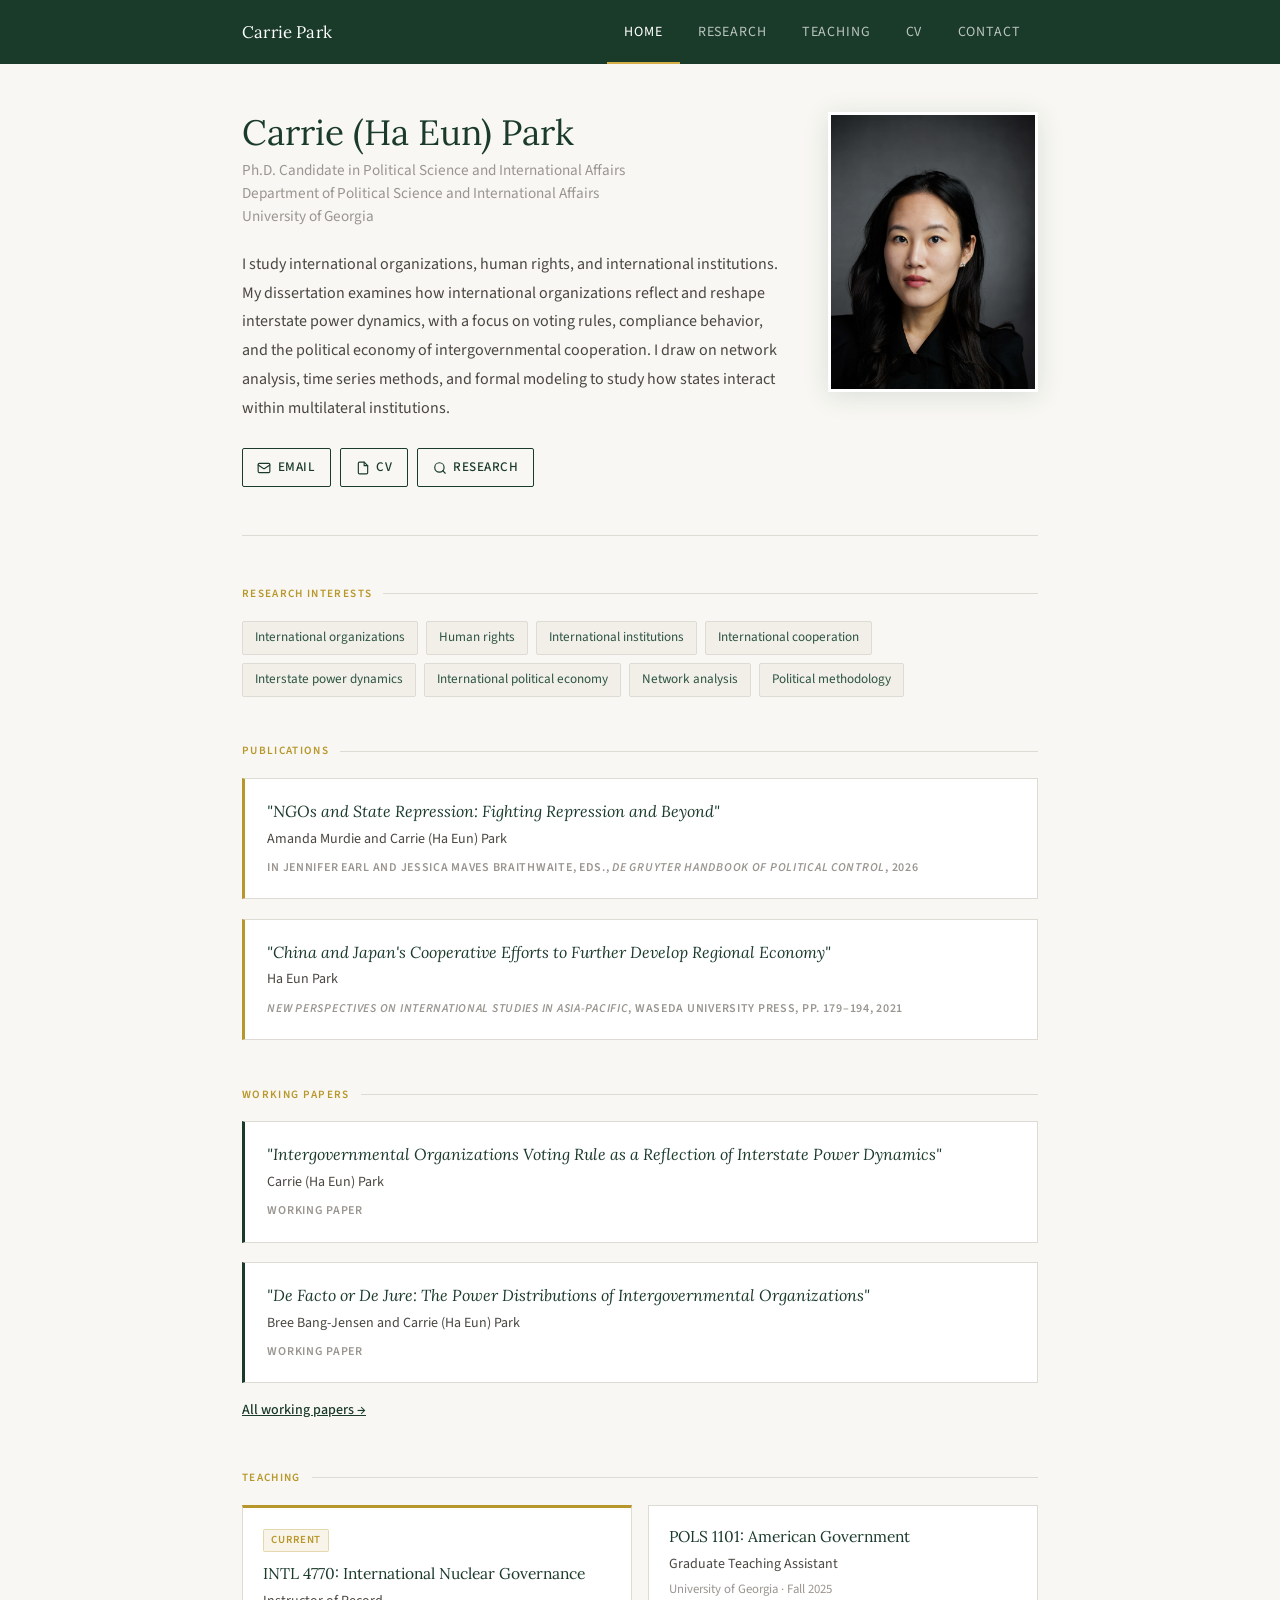
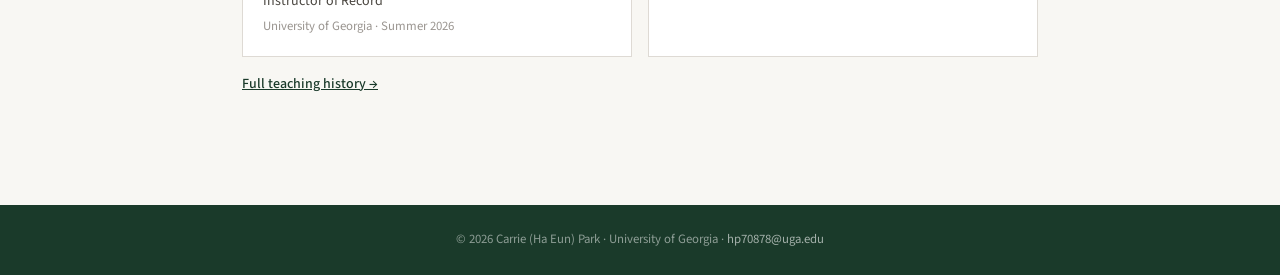
<file: index.html>
<!DOCTYPE html>
<html lang="en">
<head>
  <meta charset="UTF-8">
  <meta name="viewport" content="width=device-width, initial-scale=1.0">
  <title>Carrie (Ha Eun) Park | Political Science, University of Georgia</title>
  <meta name="description" content="Carrie (Ha Eun) Park, Ph.D. Candidate in Political Science and International Affairs at the University of Georgia. Research on international organizations, human rights, and international institutions.">
  <meta name="author" content="Carrie (Ha Eun) Park">
  <link rel="canonical" href="https://carriehp.github.io/">

  <!-- PASTE YOUR GOOGLE SEARCH CONSOLE VERIFICATION TAG ON THE LINE BELOW -->

  <meta property="og:title" content="Carrie (Ha Eun) Park">
  <meta property="og:description" content="Ph.D. Candidate in Political Science and International Affairs, University of Georgia. Research in international organizations, human rights, and international institutions.">
  <meta property="og:url" content="https://carriehp.github.io/">
  <meta property="og:type" content="profile">
  <meta property="og:image" content="https://carriehp.github.io/images/Park_Headshot_2026.jpg">

  <script type="application/ld+json">
  {
    "@context": "https://schema.org",
    "@type": "Person",
    "name": "Carrie (Ha Eun) Park",
    "alternateName": ["Carrie Park", "Ha Eun Park", "Carrie Ha Eun Park"],
    "url": "https://carriehp.github.io/",
    "image": "https://carriehp.github.io/images/Park_Headshot_2026.jpg",
    "email": "mailto:hp70878@uga.edu",
    "jobTitle": "Ph.D. Candidate in Political Science and International Affairs",
    "affiliation": {
      "@type": "CollegeOrUniversity",
      "name": "University of Georgia",
      "url": "https://www.uga.edu/"
    },
    "knowsAbout": ["International organizations", "Human rights", "International institutions", "International political economy", "Network analysis", "Political methodology"]
  }
  </script>

  <link rel="icon" type="image/png" href="favicon.png">
  <link rel="stylesheet" href="styles.css">
</head>
<body>

<nav>
  <div class="nav-inner">
    <a href="index.html" class="nav-name">Carrie Park</a>
    <ul class="nav-links">
      <li><a href="index.html" class="active">Home</a></li>
      <li><a href="research.html">Research</a></li>
      <li><a href="teaching.html">Teaching</a></li>
      <li><a href="cv.html">CV</a></li>
      <li><a href="mailto:hp70878@uga.edu">Contact</a></li>
    </ul>
  </div>
</nav>

<main class="page">

  <!-- HERO -->
  <div class="hero">
    <div class="hero-text-col">
      <h1 class="hero-name">Carrie (Ha Eun) Park</h1>
      <p class="hero-title">
        Ph.D. Candidate in Political Science and International Affairs<br>
        Department of Political Science and International Affairs<br>
        University of Georgia
      </p>
      <p class="hero-bio">
        I study international organizations, human rights, and international institutions.
        My dissertation examines how international organizations reflect and reshape
        interstate power dynamics, with a focus on voting rules, compliance behavior,
        and the political economy of intergovernmental cooperation. I draw on network
        analysis, time series methods, and formal modeling to study how states interact
        within multilateral institutions.
      </p>
      <div class="hero-links">
        <a href="mailto:hp70878@uga.edu" class="hero-link">
          <svg xmlns="http://www.w3.org/2000/svg" viewBox="0 0 24 24" fill="none" stroke="currentColor" stroke-width="2" stroke-linecap="round" stroke-linejoin="round"><rect x="2" y="4" width="20" height="16" rx="2"/><path d="m22 7-8.97 5.7a1.94 1.94 0 0 1-2.06 0L2 7"/></svg>
          Email
        </a>
        <a href="Park_CV_May_2026.pdf" class="hero-link" target="_blank">
          <svg xmlns="http://www.w3.org/2000/svg" viewBox="0 0 24 24" fill="none" stroke="currentColor" stroke-width="2" stroke-linecap="round" stroke-linejoin="round"><path d="M14 2H6a2 2 0 0 0-2 2v16a2 2 0 0 0 2 2h12a2 2 0 0 0 2-2V8z"/><polyline points="14 2 14 8 20 8"/></svg>
          CV
        </a>
        <a href="research.html" class="hero-link">
          <svg xmlns="http://www.w3.org/2000/svg" viewBox="0 0 24 24" fill="none" stroke="currentColor" stroke-width="2" stroke-linecap="round" stroke-linejoin="round"><circle cx="11" cy="11" r="8"/><line x1="21" y1="21" x2="16.65" y2="16.65"/></svg>
          Research
        </a>
      </div>
    </div>
    <div class="hero-image-col">
      <img src="images/Park_Headshot_2026.jpg" alt="Carrie Park" class="headshot">
    </div>
  </div>

  <!-- RESEARCH INTERESTS -->
  <div class="section">
    <p class="section-label">Research Interests</p>
    <div class="tags">
      <span class="tag">International organizations</span>
      <span class="tag">Human rights</span>
      <span class="tag">International institutions</span>
      <span class="tag">International cooperation</span>
      <span class="tag">Interstate power dynamics</span>
      <span class="tag">International political economy</span>
      <span class="tag">Network analysis</span>
      <span class="tag">Political methodology</span>
    </div>
  </div>

  <!-- PUBLICATIONS -->
  <div class="section">
    <p class="section-label">Publications</p>
    <div class="paper-list">

      <div class="paper-card pub">
        <p class="paper-title">"NGOs and State Repression: Fighting Repression and Beyond"</p>
        <p class="paper-authors">Amanda Murdie and Carrie (Ha Eun) Park</p>
        <div class="paper-meta">
          <span class="paper-status">In Jennifer Earl and Jessica Maves Braithwaite, eds., <em>De Gruyter Handbook of Political Control</em>, 2026</span>
        </div>
      </div>

      <div class="paper-card pub">
        <p class="paper-title">"China and Japan's Cooperative Efforts to Further Develop Regional Economy"</p>
        <p class="paper-authors">Ha Eun Park</p>
        <div class="paper-meta">
          <span class="paper-status"><em>New Perspectives on International Studies in Asia-Pacific</em>, Waseda University Press, pp. 179–194, 2021</span>
        </div>
      </div>

    </div>
  </div>

  <!-- WORKING PAPERS PREVIEW -->
  <div class="section">
    <p class="section-label">Working Papers</p>
    <div class="paper-list">

      <div class="paper-card">
        <p class="paper-title">"Intergovernmental Organizations Voting Rule as a Reflection of Interstate Power Dynamics"</p>
        <p class="paper-authors">Carrie (Ha Eun) Park</p>
        <div class="paper-meta">
          <span class="paper-status">Working paper</span>
        </div>
      </div>

      <div class="paper-card">
        <p class="paper-title">"De Facto or De Jure: The Power Distributions of Intergovernmental Organizations"</p>
        <p class="paper-authors">Bree Bang-Jensen and Carrie (Ha Eun) Park</p>
        <div class="paper-meta">
          <span class="paper-status">Working paper</span>
        </div>
      </div>

    </div>
    <p style="margin-top:1rem; font-size:0.875rem;">
      <a href="research.html" style="color:var(--forest); font-weight:500;">All working papers →</a>
    </p>
  </div>

  <!-- TEACHING PREVIEW -->
  <div class="section">
    <p class="section-label">Teaching</p>
    <div class="teaching-grid">
      <div class="teaching-card upcoming">
        <span class="teaching-badge">Current</span>
        <p class="teaching-course">INTL 4770: International Nuclear Governance</p>
        <p class="teaching-role">Instructor of Record</p>
        <p class="teaching-detail">University of Georgia · Summer 2026</p>
      </div>
      <div class="teaching-card">
        <p class="teaching-course">POLS 1101: American Government</p>
        <p class="teaching-role">Graduate Teaching Assistant</p>
        <p class="teaching-detail">University of Georgia · Fall 2025</p>
      </div>
    </div>
    <p style="margin-top:1rem; font-size:0.875rem;">
      <a href="teaching.html" style="color:var(--forest); font-weight:500;">Full teaching history →</a>
    </p>
  </div>

</main>

<footer>
  <p>© 2026 Carrie (Ha Eun) Park · University of Georgia · <a href="mailto:hp70878@uga.edu">hp70878@uga.edu</a></p>
</footer>

</body>
</html>
</file>
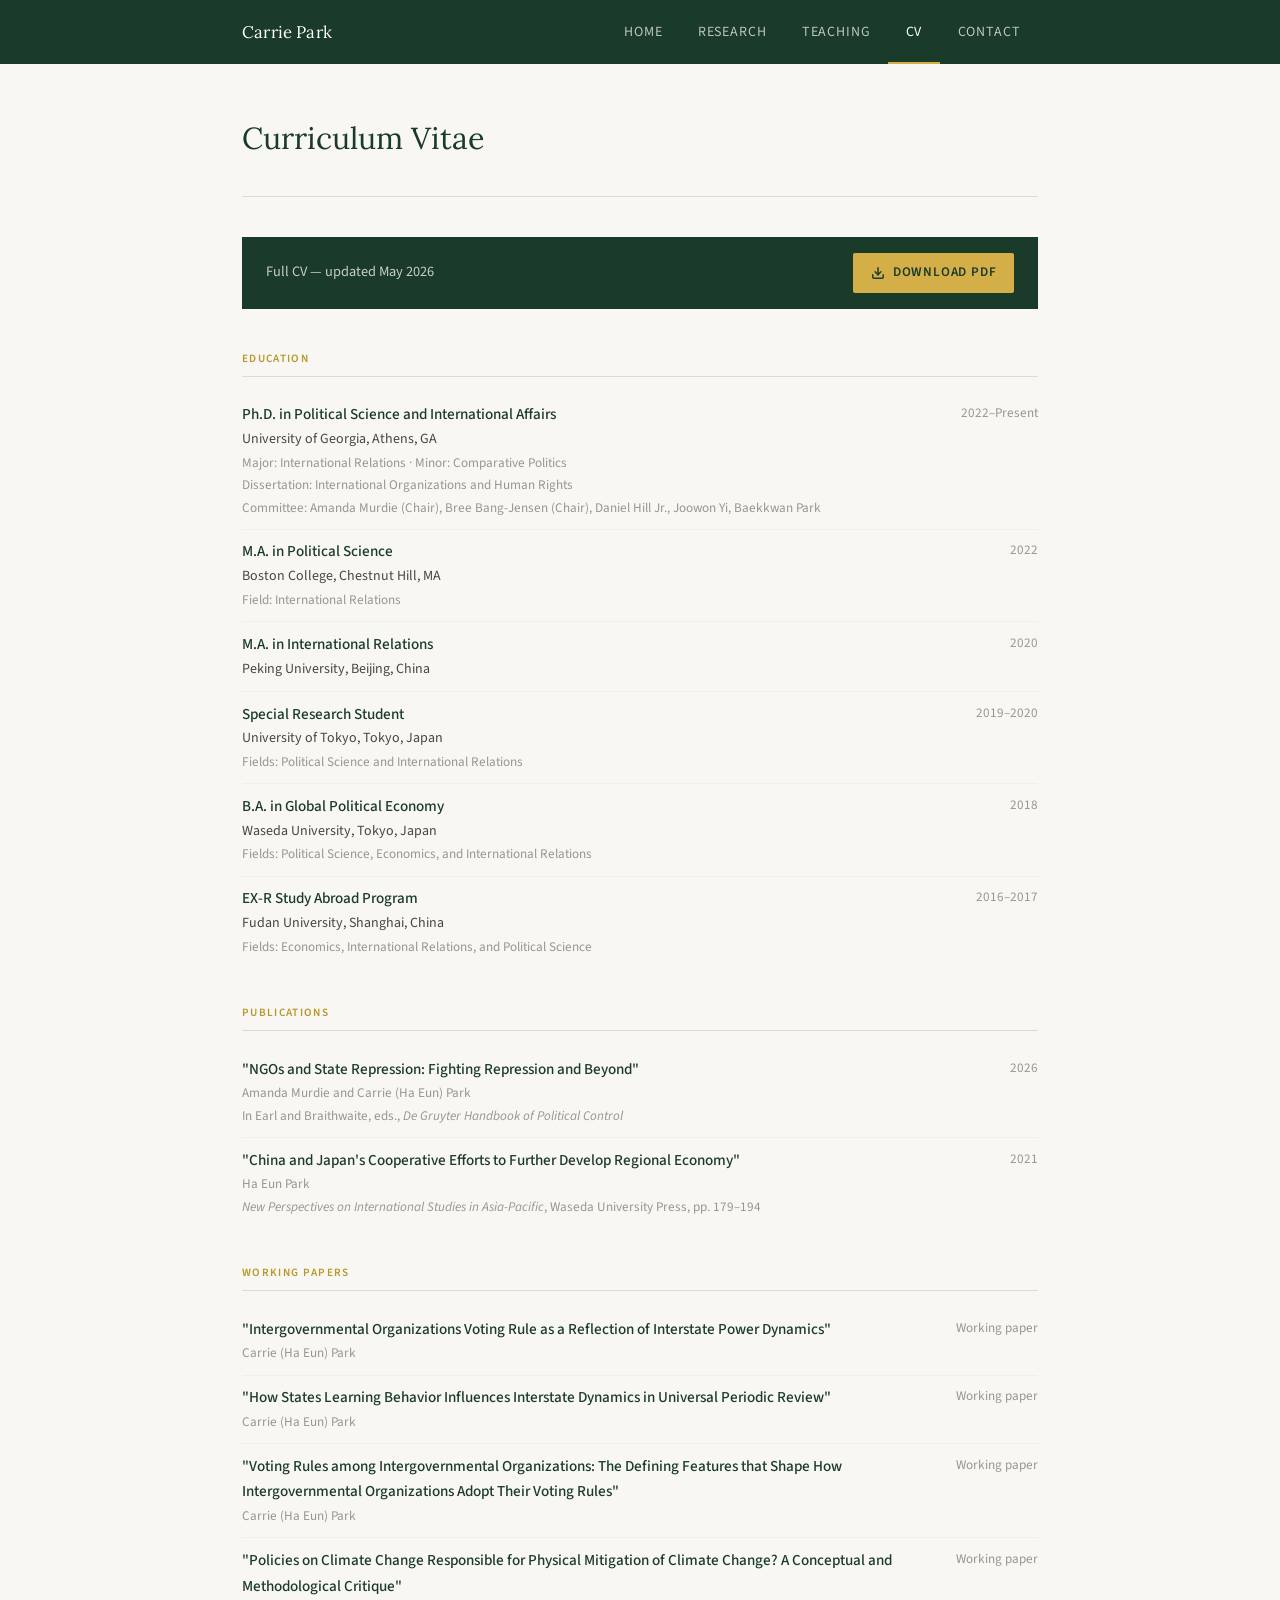
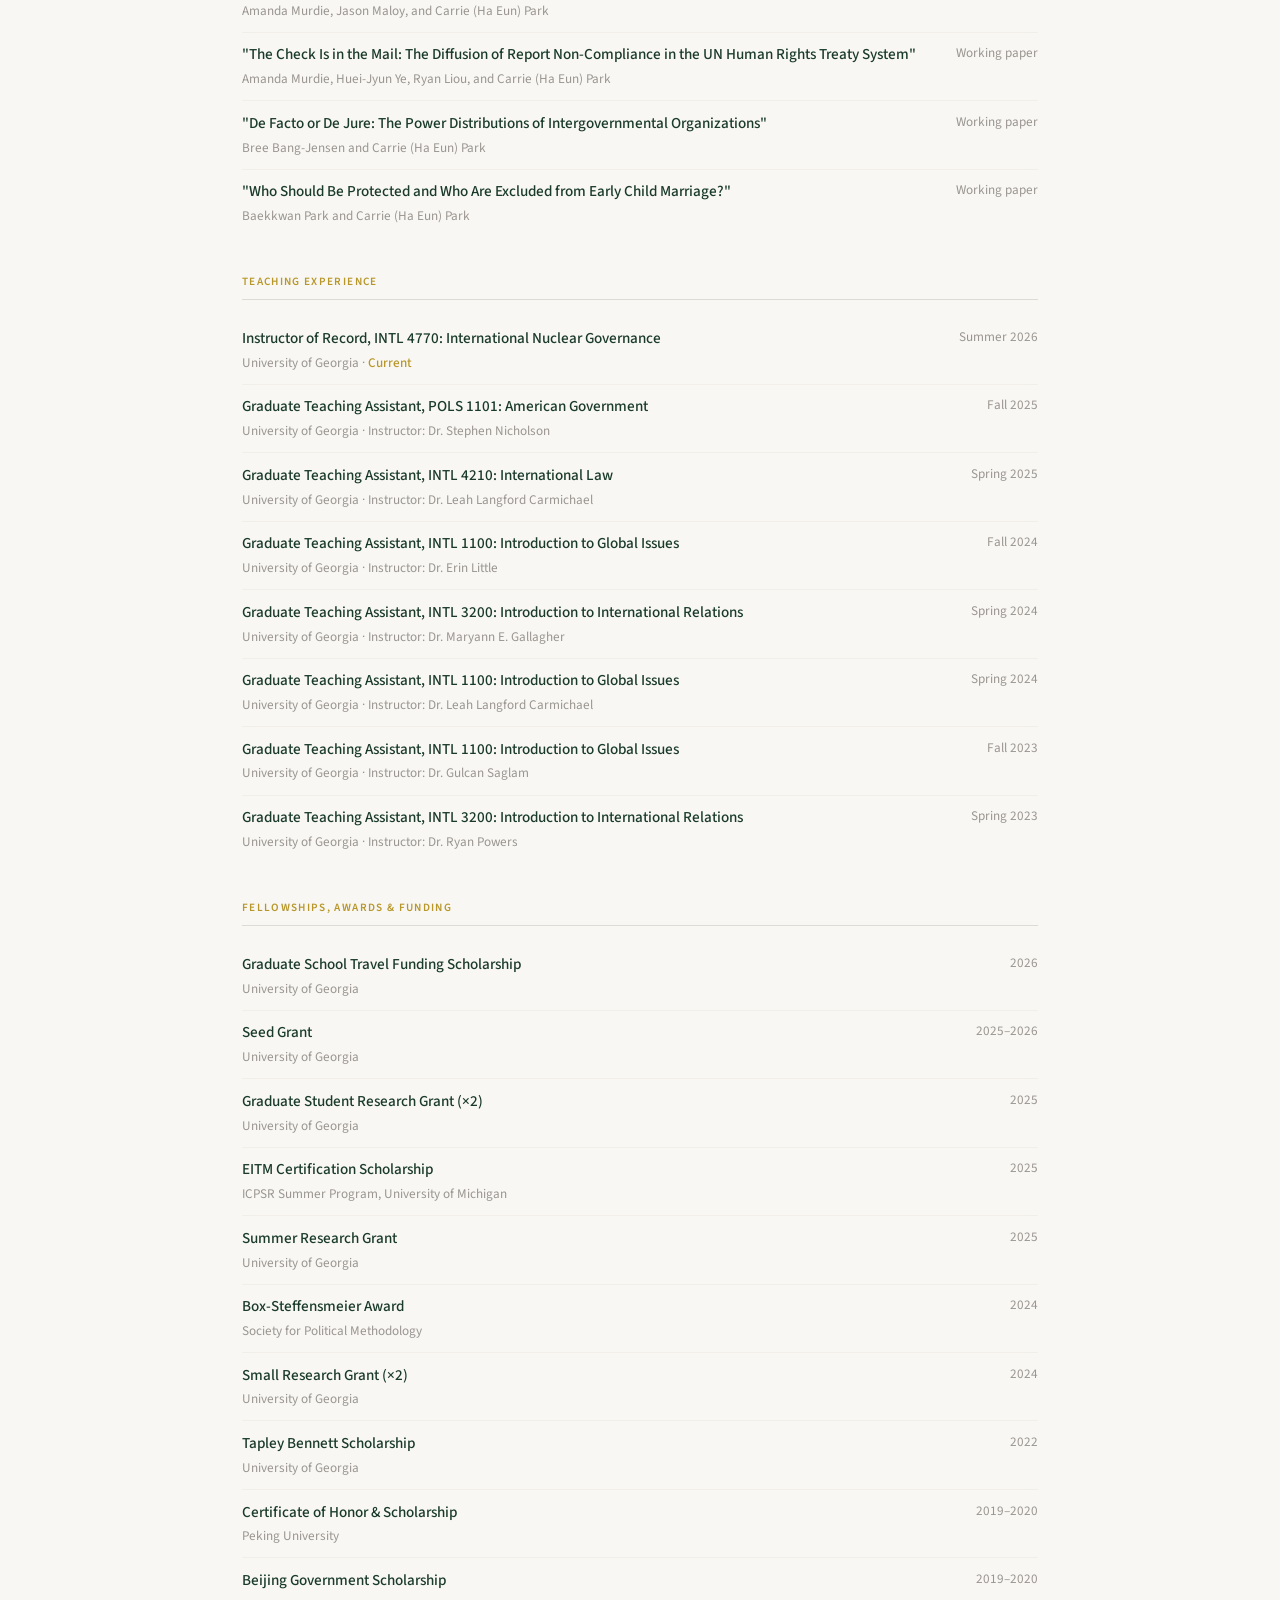
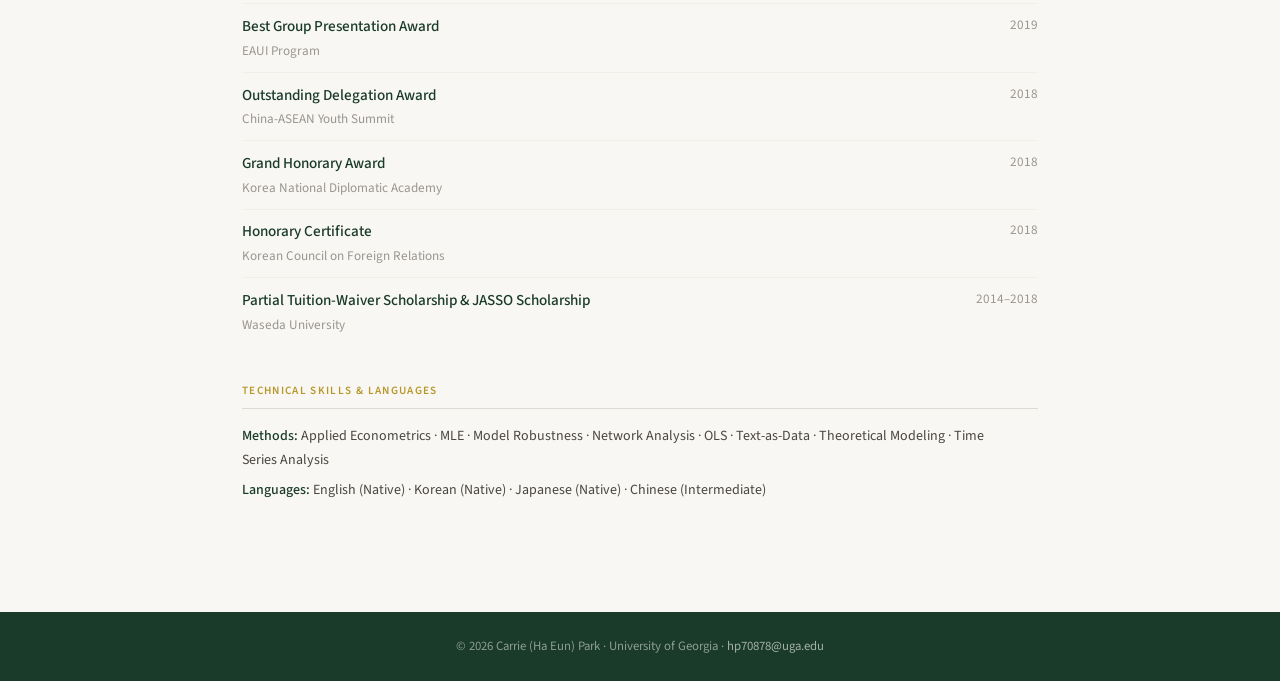
<file: cv.html>
<!DOCTYPE html>
<html lang="en">
<head>
  <meta charset="UTF-8">
  <meta name="viewport" content="width=device-width, initial-scale=1.0">
  <title>CV — Carrie Park</title>
  <link rel="icon" type="image/png" href="favicon.png">
  <link rel="stylesheet" href="styles.css">
</head>
<body>

<nav>
  <div class="nav-inner">
    <a href="index.html" class="nav-name">Carrie Park</a>
    <ul class="nav-links">
      <li><a href="index.html">Home</a></li>
      <li><a href="research.html">Research</a></li>
      <li><a href="teaching.html">Teaching</a></li>
      <li><a href="cv.html" class="active">CV</a></li>
      <li><a href="mailto:hp70878@uga.edu">Contact</a></li>
    </ul>
  </div>
</nav>

<main class="page">

  <div class="page-header">
    <h1>Curriculum Vitae</h1>
  </div>

  <div class="cv-download-bar">
    <p>Full CV — updated May 2026</p>
    <a href="Park_CV_May_2026.pdf" class="cv-download-btn" target="_blank">
      <svg xmlns="http://www.w3.org/2000/svg" width="14" height="14" viewBox="0 0 24 24" fill="none" stroke="currentColor" stroke-width="2.5" stroke-linecap="round" stroke-linejoin="round"><path d="M21 15v4a2 2 0 0 1-2 2H5a2 2 0 0 1-2-2v-4"/><polyline points="7 10 12 15 17 10"/><line x1="12" y1="15" x2="12" y2="3"/></svg>
      Download PDF
    </a>
  </div>

  <!-- EDUCATION -->
  <div class="cv-section">
    <p class="cv-section-title">Education</p>

    <div class="cv-entry">
      <div class="cv-entry-main">
        <p class="cv-title">Ph.D. in Political Science and International Affairs</p>
        <p class="cv-subtitle">University of Georgia, Athens, GA</p>
        <p class="cv-detail">Major: International Relations · Minor: Comparative Politics</p>
        <p class="cv-detail">Dissertation: International Organizations and Human Rights</p>
        <p class="cv-detail">Committee: Amanda Murdie (Chair), Bree Bang-Jensen (Chair), Daniel Hill Jr., Joowon Yi, Baekkwan Park</p>
      </div>
      <p class="cv-date">2022–Present</p>
    </div>

    <div class="cv-entry">
      <div class="cv-entry-main">
        <p class="cv-title">M.A. in Political Science</p>
        <p class="cv-subtitle">Boston College, Chestnut Hill, MA</p>
        <p class="cv-detail">Field: International Relations</p>
      </div>
      <p class="cv-date">2022</p>
    </div>

    <div class="cv-entry">
      <div class="cv-entry-main">
        <p class="cv-title">M.A. in International Relations</p>
        <p class="cv-subtitle">Peking University, Beijing, China</p>
      </div>
      <p class="cv-date">2020</p>
    </div>

    <div class="cv-entry">
      <div class="cv-entry-main">
        <p class="cv-title">Special Research Student</p>
        <p class="cv-subtitle">University of Tokyo, Tokyo, Japan</p>
        <p class="cv-detail">Fields: Political Science and International Relations</p>
      </div>
      <p class="cv-date">2019–2020</p>
    </div>

    <div class="cv-entry">
      <div class="cv-entry-main">
        <p class="cv-title">B.A. in Global Political Economy</p>
        <p class="cv-subtitle">Waseda University, Tokyo, Japan</p>
        <p class="cv-detail">Fields: Political Science, Economics, and International Relations</p>
      </div>
      <p class="cv-date">2018</p>
    </div>

    <div class="cv-entry">
      <div class="cv-entry-main">
        <p class="cv-title">EX-R Study Abroad Program</p>
        <p class="cv-subtitle">Fudan University, Shanghai, China</p>
        <p class="cv-detail">Fields: Economics, International Relations, and Political Science</p>
      </div>
      <p class="cv-date">2016–2017</p>
    </div>
  </div>

  <!-- PUBLICATIONS -->
  <div class="cv-section">
    <p class="cv-section-title">Publications</p>

    <div class="cv-entry">
      <div class="cv-entry-main">
        <p class="cv-title">"NGOs and State Repression: Fighting Repression and Beyond"</p>
        <p class="cv-detail">Amanda Murdie and Carrie (Ha Eun) Park</p>
        <p class="cv-detail">In Earl and Braithwaite, eds., <em>De Gruyter Handbook of Political Control</em></p>
      </div>
      <p class="cv-date">2026</p>
    </div>

    <div class="cv-entry">
      <div class="cv-entry-main">
        <p class="cv-title">"China and Japan's Cooperative Efforts to Further Develop Regional Economy"</p>
        <p class="cv-detail">Ha Eun Park</p>
        <p class="cv-detail"><em>New Perspectives on International Studies in Asia-Pacific</em>, Waseda University Press, pp. 179–194</p>
      </div>
      <p class="cv-date">2021</p>
    </div>
  </div>

  <!-- WORKING PAPERS -->
  <div class="cv-section">
    <p class="cv-section-title">Working Papers</p>

    <div class="cv-entry">
      <div class="cv-entry-main">
        <p class="cv-title">"Intergovernmental Organizations Voting Rule as a Reflection of Interstate Power Dynamics"</p>
        <p class="cv-detail">Carrie (Ha Eun) Park</p>
      </div>
      <p class="cv-date">Working paper</p>
    </div>

    <div class="cv-entry">
      <div class="cv-entry-main">
        <p class="cv-title">"How States Learning Behavior Influences Interstate Dynamics in Universal Periodic Review"</p>
        <p class="cv-detail">Carrie (Ha Eun) Park</p>
      </div>
      <p class="cv-date">Working paper</p>
    </div>

    <div class="cv-entry">
      <div class="cv-entry-main">
        <p class="cv-title">"Voting Rules among Intergovernmental Organizations: The Defining Features that Shape How Intergovernmental Organizations Adopt Their Voting Rules"</p>
        <p class="cv-detail">Carrie (Ha Eun) Park</p>
      </div>
      <p class="cv-date">Working paper</p>
    </div>

    <div class="cv-entry">
      <div class="cv-entry-main">
        <p class="cv-title">"Policies on Climate Change Responsible for Physical Mitigation of Climate Change? A Conceptual and Methodological Critique"</p>
        <p class="cv-detail">Amanda Murdie, Jason Maloy, and Carrie (Ha Eun) Park</p>
      </div>
      <p class="cv-date">Working paper</p>
    </div>

    <div class="cv-entry">
      <div class="cv-entry-main">
        <p class="cv-title">"The Check Is in the Mail: The Diffusion of Report Non-Compliance in the UN Human Rights Treaty System"</p>
        <p class="cv-detail">Amanda Murdie, Huei-Jyun Ye, Ryan Liou, and Carrie (Ha Eun) Park</p>
      </div>
      <p class="cv-date">Working paper</p>
    </div>

    <div class="cv-entry">
      <div class="cv-entry-main">
        <p class="cv-title">"De Facto or De Jure: The Power Distributions of Intergovernmental Organizations"</p>
        <p class="cv-detail">Bree Bang-Jensen and Carrie (Ha Eun) Park</p>
      </div>
      <p class="cv-date">Working paper</p>
    </div>

    <div class="cv-entry">
      <div class="cv-entry-main">
        <p class="cv-title">"Who Should Be Protected and Who Are Excluded from Early Child Marriage?"</p>
        <p class="cv-detail">Baekkwan Park and Carrie (Ha Eun) Park</p>
      </div>
      <p class="cv-date">Working paper</p>
    </div>
  </div>

  <!-- TEACHING -->
  <div class="cv-section">
    <p class="cv-section-title">Teaching Experience</p>

    <div class="cv-entry">
      <div class="cv-entry-main">
        <p class="cv-title">Instructor of Record, INTL 4770: International Nuclear Governance</p>
        <p class="cv-detail">University of Georgia · <span style="color:var(--gold); font-weight:500;">Current</span></p>
      </div>
      <p class="cv-date">Summer 2026</p>
    </div>

    <div class="cv-entry">
      <div class="cv-entry-main">
        <p class="cv-title">Graduate Teaching Assistant, POLS 1101: American Government</p>
        <p class="cv-detail">University of Georgia · Instructor: Dr. Stephen Nicholson</p>
      </div>
      <p class="cv-date">Fall 2025</p>
    </div>

    <div class="cv-entry">
      <div class="cv-entry-main">
        <p class="cv-title">Graduate Teaching Assistant, INTL 4210: International Law</p>
        <p class="cv-detail">University of Georgia · Instructor: Dr. Leah Langford Carmichael</p>
      </div>
      <p class="cv-date">Spring 2025</p>
    </div>

    <div class="cv-entry">
      <div class="cv-entry-main">
        <p class="cv-title">Graduate Teaching Assistant, INTL 1100: Introduction to Global Issues</p>
        <p class="cv-detail">University of Georgia · Instructor: Dr. Erin Little</p>
      </div>
      <p class="cv-date">Fall 2024</p>
    </div>

    <div class="cv-entry">
      <div class="cv-entry-main">
        <p class="cv-title">Graduate Teaching Assistant, INTL 3200: Introduction to International Relations</p>
        <p class="cv-detail">University of Georgia · Instructor: Dr. Maryann E. Gallagher</p>
      </div>
      <p class="cv-date">Spring 2024</p>
    </div>

    <div class="cv-entry">
      <div class="cv-entry-main">
        <p class="cv-title">Graduate Teaching Assistant, INTL 1100: Introduction to Global Issues</p>
        <p class="cv-detail">University of Georgia · Instructor: Dr. Leah Langford Carmichael</p>
      </div>
      <p class="cv-date">Spring 2024</p>
    </div>

    <div class="cv-entry">
      <div class="cv-entry-main">
        <p class="cv-title">Graduate Teaching Assistant, INTL 1100: Introduction to Global Issues</p>
        <p class="cv-detail">University of Georgia · Instructor: Dr. Gulcan Saglam</p>
      </div>
      <p class="cv-date">Fall 2023</p>
    </div>

    <div class="cv-entry">
      <div class="cv-entry-main">
        <p class="cv-title">Graduate Teaching Assistant, INTL 3200: Introduction to International Relations</p>
        <p class="cv-detail">University of Georgia · Instructor: Dr. Ryan Powers</p>
      </div>
      <p class="cv-date">Spring 2023</p>
    </div>
  </div>

  <!-- FELLOWSHIPS -->
  <div class="cv-section">
    <p class="cv-section-title">Fellowships, Awards &amp; Funding</p>

    <div class="cv-entry">
      <div class="cv-entry-main"><p class="cv-title">Graduate School Travel Funding Scholarship</p><p class="cv-detail">University of Georgia</p></div>
      <p class="cv-date">2026</p>
    </div>
    <div class="cv-entry">
      <div class="cv-entry-main"><p class="cv-title">Seed Grant</p><p class="cv-detail">University of Georgia</p></div>
      <p class="cv-date">2025–2026</p>
    </div>
    <div class="cv-entry">
      <div class="cv-entry-main"><p class="cv-title">Graduate Student Research Grant (×2)</p><p class="cv-detail">University of Georgia</p></div>
      <p class="cv-date">2025</p>
    </div>
    <div class="cv-entry">
      <div class="cv-entry-main"><p class="cv-title">EITM Certification Scholarship</p><p class="cv-detail">ICPSR Summer Program, University of Michigan</p></div>
      <p class="cv-date">2025</p>
    </div>
    <div class="cv-entry">
      <div class="cv-entry-main"><p class="cv-title">Summer Research Grant</p><p class="cv-detail">University of Georgia</p></div>
      <p class="cv-date">2025</p>
    </div>
    <div class="cv-entry">
      <div class="cv-entry-main"><p class="cv-title">Box-Steffensmeier Award</p><p class="cv-detail">Society for Political Methodology</p></div>
      <p class="cv-date">2024</p>
    </div>
    <div class="cv-entry">
      <div class="cv-entry-main"><p class="cv-title">Small Research Grant (×2)</p><p class="cv-detail">University of Georgia</p></div>
      <p class="cv-date">2024</p>
    </div>
    <div class="cv-entry">
      <div class="cv-entry-main"><p class="cv-title">Tapley Bennett Scholarship</p><p class="cv-detail">University of Georgia</p></div>
      <p class="cv-date">2022</p>
    </div>
    <div class="cv-entry">
      <div class="cv-entry-main"><p class="cv-title">Certificate of Honor &amp; Scholarship</p><p class="cv-detail">Peking University</p></div>
      <p class="cv-date">2019–2020</p>
    </div>
    <div class="cv-entry">
      <div class="cv-entry-main"><p class="cv-title">Beijing Government Scholarship</p></div>
      <p class="cv-date">2019–2020</p>
    </div>
    <div class="cv-entry">
      <div class="cv-entry-main"><p class="cv-title">Best Group Presentation Award</p><p class="cv-detail">EAUI Program</p></div>
      <p class="cv-date">2019</p>
    </div>
    <div class="cv-entry">
      <div class="cv-entry-main"><p class="cv-title">Outstanding Delegation Award</p><p class="cv-detail">China-ASEAN Youth Summit</p></div>
      <p class="cv-date">2018</p>
    </div>
    <div class="cv-entry">
      <div class="cv-entry-main"><p class="cv-title">Grand Honorary Award</p><p class="cv-detail">Korea National Diplomatic Academy</p></div>
      <p class="cv-date">2018</p>
    </div>
    <div class="cv-entry">
      <div class="cv-entry-main"><p class="cv-title">Honorary Certificate</p><p class="cv-detail">Korean Council on Foreign Relations</p></div>
      <p class="cv-date">2018</p>
    </div>
    <div class="cv-entry">
      <div class="cv-entry-main"><p class="cv-title">Partial Tuition-Waiver Scholarship &amp; JASSO Scholarship</p><p class="cv-detail">Waseda University</p></div>
      <p class="cv-date">2014–2018</p>
    </div>
  </div>

  <!-- TECHNICAL SKILLS -->
  <div class="cv-section">
    <p class="cv-section-title">Technical Skills &amp; Languages</p>
    <div class="cv-entry" style="border:none; padding-top:0;">
      <div class="cv-entry-main">
        <p class="cv-subtitle"><strong style="color:var(--forest); font-weight:500;">Methods:</strong> Applied Econometrics · MLE · Model Robustness · Network Analysis · OLS · Text-as-Data · Theoretical Modeling · Time Series Analysis</p>
        <p class="cv-subtitle" style="margin-top:0.4rem;"><strong style="color:var(--forest); font-weight:500;">Languages:</strong> English (Native) · Korean (Native) · Japanese (Native) · Chinese (Intermediate)</p>
      </div>
    </div>
  </div>

</main>

<footer>
  <p>© 2026 Carrie (Ha Eun) Park · University of Georgia · <a href="mailto:hp70878@uga.edu">hp70878@uga.edu</a></p>
</footer>

</body>
</html>
</file>
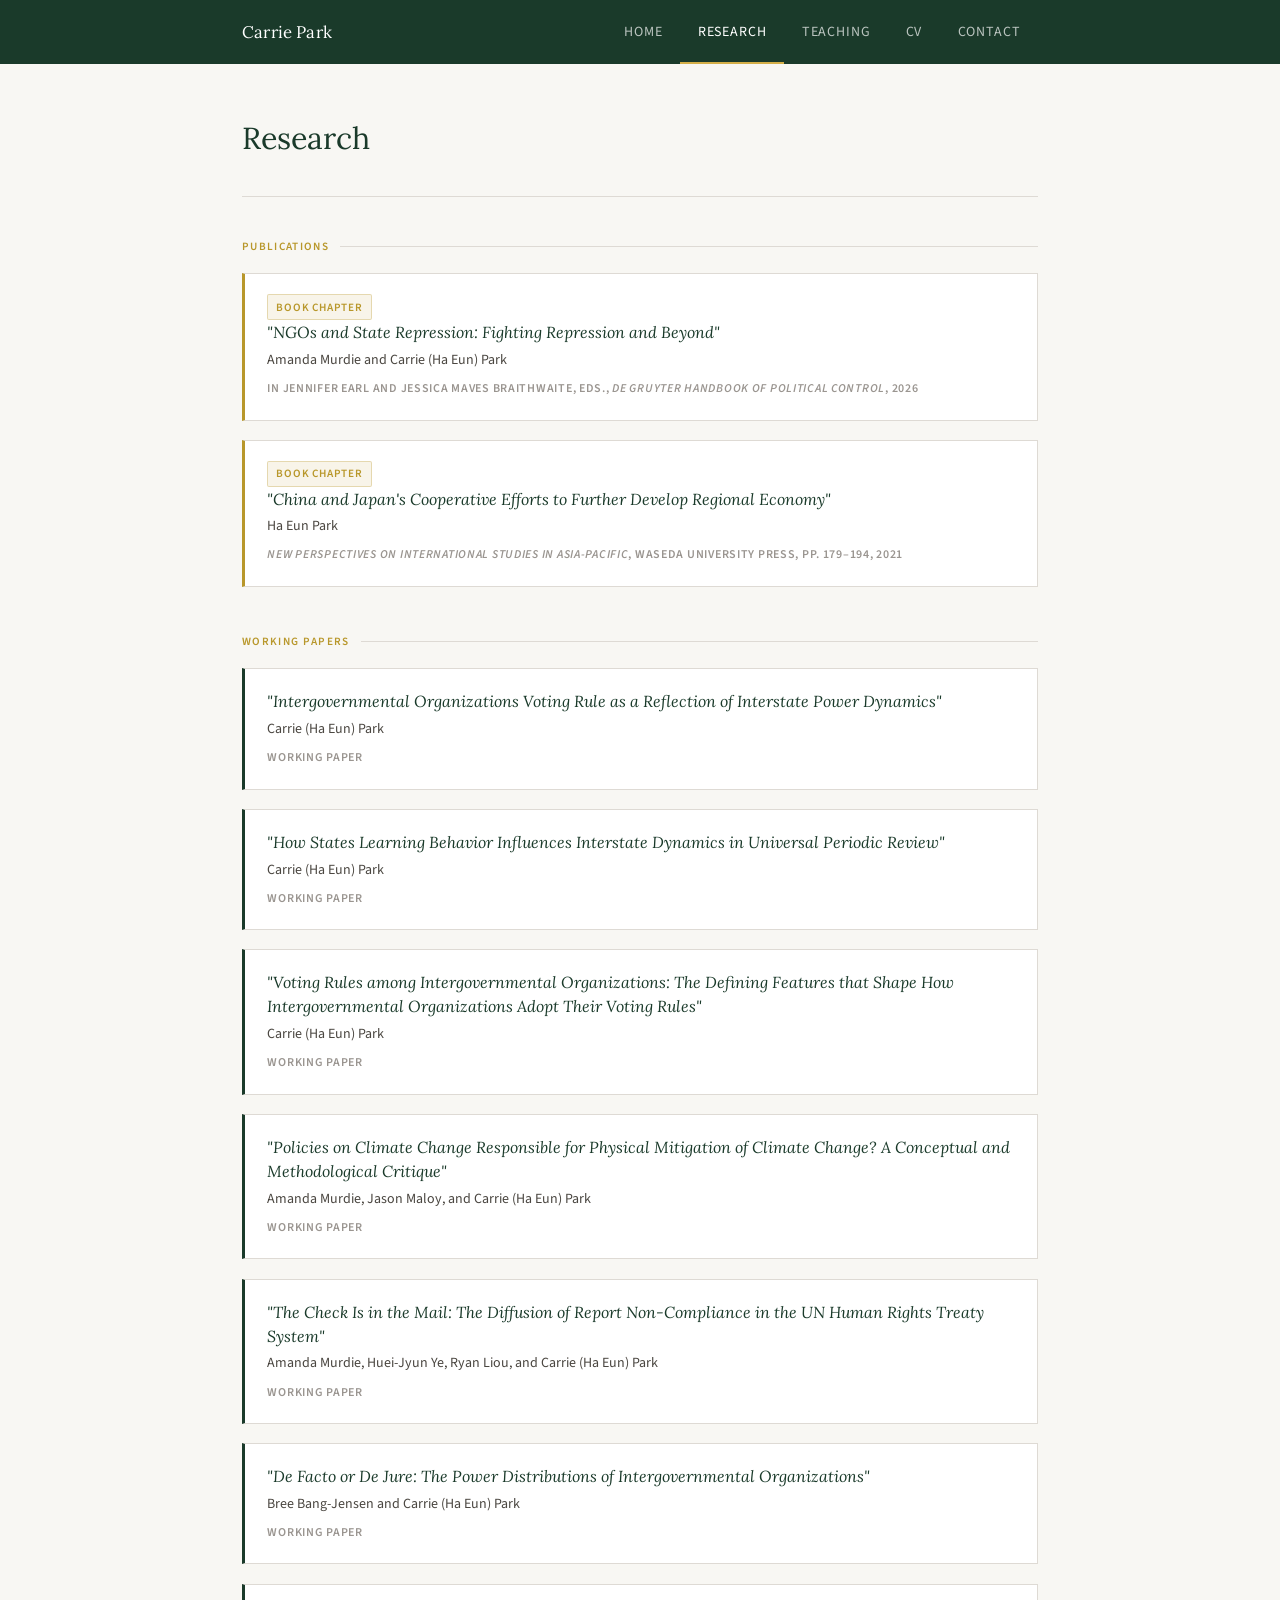
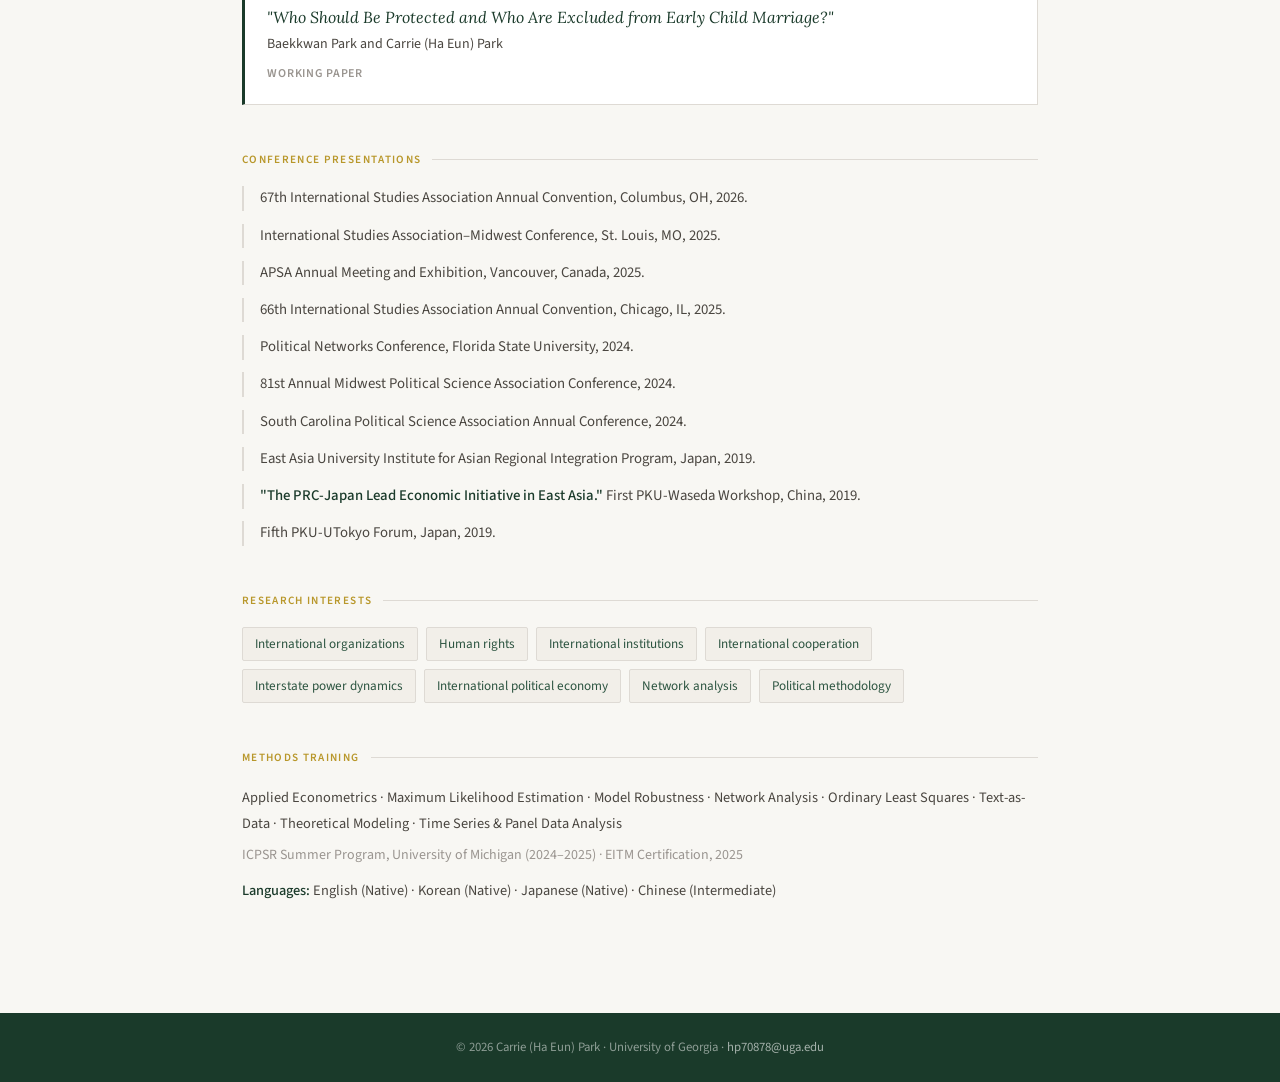
<file: research.html>
<!DOCTYPE html>
<html lang="en">
<head>
  <meta charset="UTF-8">
  <meta name="viewport" content="width=device-width, initial-scale=1.0">
  <title>Research | Carrie (Ha Eun) Park, University of Georgia</title>
  <meta name="description" content="Research by Carrie (Ha Eun) Park, Ph.D. Candidate at the University of Georgia: publications, working papers, and conference presentations on international organizations, human rights, and international institutions.">
  <meta name="author" content="Carrie (Ha Eun) Park">
  <link rel="canonical" href="https://carriehp.github.io/research.html">
  <meta property="og:title" content="Research | Carrie (Ha Eun) Park">
  <meta property="og:description" content="Publications, working papers, and presentations on international organizations, human rights, and international institutions.">
  <meta property="og:url" content="https://carriehp.github.io/research.html">
  <meta property="og:type" content="profile">
  <meta property="og:image" content="https://carriehp.github.io/images/Park_Headshot_2026.jpg">
  <link rel="icon" type="image/png" href="favicon.png">
  <link rel="stylesheet" href="styles.css">
</head>
<body>

<nav>
  <div class="nav-inner">
    <a href="index.html" class="nav-name">Carrie Park</a>
    <ul class="nav-links">
      <li><a href="index.html">Home</a></li>
      <li><a href="research.html" class="active">Research</a></li>
      <li><a href="teaching.html">Teaching</a></li>
      <li><a href="cv.html">CV</a></li>
      <li><a href="mailto:hp70878@uga.edu">Contact</a></li>
    </ul>
  </div>
</nav>

<main class="page">

  <div class="page-header">
    <h1>Research</h1>
  </div>

  <!-- PUBLICATIONS -->
  <div class="section">
    <p class="section-label">Publications</p>
    <div class="paper-list">

      <div class="paper-card pub">
        <div class="paper-meta">
          <span class="paper-badge">Book Chapter</span>
        </div>
        <p class="paper-title">"NGOs and State Repression: Fighting Repression and Beyond"</p>
        <p class="paper-authors">Amanda Murdie and Carrie (Ha Eun) Park</p>
        <div class="paper-meta">
          <span class="paper-status">In Jennifer Earl and Jessica Maves Braithwaite, eds., <em>De Gruyter Handbook of Political Control</em>, 2026</span>
        </div>
      </div>

      <div class="paper-card pub">
        <div class="paper-meta">
          <span class="paper-badge">Book Chapter</span>
        </div>
        <p class="paper-title">"China and Japan's Cooperative Efforts to Further Develop Regional Economy"</p>
        <p class="paper-authors">Ha Eun Park</p>
        <div class="paper-meta">
          <span class="paper-status"><em>New Perspectives on International Studies in Asia-Pacific</em>, Waseda University Press, pp. 179–194, 2021</span>
        </div>
      </div>

    </div>
  </div>

  <!-- WORKING PAPERS -->
  <div class="section">
    <p class="section-label">Working Papers</p>
    <div class="paper-list">

      <div class="paper-card">
        <p class="paper-title">"Intergovernmental Organizations Voting Rule as a Reflection of Interstate Power Dynamics"</p>
        <p class="paper-authors">Carrie (Ha Eun) Park</p>
        <div class="paper-meta">
          <span class="paper-status">Working paper</span>
        </div>
      </div>

      <div class="paper-card">
        <p class="paper-title">"How States Learning Behavior Influences Interstate Dynamics in Universal Periodic Review"</p>
        <p class="paper-authors">Carrie (Ha Eun) Park</p>
        <div class="paper-meta">
          <span class="paper-status">Working paper</span>
        </div>
      </div>

      <div class="paper-card">
        <p class="paper-title">"Voting Rules among Intergovernmental Organizations: The Defining Features that Shape How Intergovernmental Organizations Adopt Their Voting Rules"</p>
        <p class="paper-authors">Carrie (Ha Eun) Park</p>
        <div class="paper-meta">
          <span class="paper-status">Working paper</span>
        </div>
      </div>

      <div class="paper-card">
        <p class="paper-title">"Policies on Climate Change Responsible for Physical Mitigation of Climate Change? A Conceptual and Methodological Critique"</p>
        <p class="paper-authors">Amanda Murdie, Jason Maloy, and Carrie (Ha Eun) Park</p>
        <div class="paper-meta">
          <span class="paper-status">Working paper</span>
        </div>
      </div>

      <div class="paper-card">
        <p class="paper-title">"The Check Is in the Mail: The Diffusion of Report Non-Compliance in the UN Human Rights Treaty System"</p>
        <p class="paper-authors">Amanda Murdie, Huei-Jyun Ye, Ryan Liou, and Carrie (Ha Eun) Park</p>
        <div class="paper-meta">
          <span class="paper-status">Working paper</span>
        </div>
      </div>

      <div class="paper-card">
        <p class="paper-title">"De Facto or De Jure: The Power Distributions of Intergovernmental Organizations"</p>
        <p class="paper-authors">Bree Bang-Jensen and Carrie (Ha Eun) Park</p>
        <div class="paper-meta">
          <span class="paper-status">Working paper</span>
        </div>
      </div>

      <div class="paper-card">
        <p class="paper-title">"Who Should Be Protected and Who Are Excluded from Early Child Marriage?"</p>
        <p class="paper-authors">Baekkwan Park and Carrie (Ha Eun) Park</p>
        <div class="paper-meta">
          <span class="paper-status">Working paper</span>
        </div>
      </div>

    </div>
  </div>

  <!-- CONFERENCE PRESENTATIONS -->
  <div class="section">
    <p class="section-label">Conference Presentations</p>
    <ul class="pres-list">
      <li class="pres-item">67th International Studies Association Annual Convention, Columbus, OH, 2026.</li>
      <li class="pres-item">International Studies Association–Midwest Conference, St. Louis, MO, 2025.</li>
      <li class="pres-item">APSA Annual Meeting and Exhibition, Vancouver, Canada, 2025.</li>
      <li class="pres-item">66th International Studies Association Annual Convention, Chicago, IL, 2025.</li>
      <li class="pres-item">Political Networks Conference, Florida State University, 2024.</li>
      <li class="pres-item">81st Annual Midwest Political Science Association Conference, 2024.</li>
      <li class="pres-item">South Carolina Political Science Association Annual Conference, 2024.</li>
      <li class="pres-item">East Asia University Institute for Asian Regional Integration Program, Japan, 2019.</li>
      <li class="pres-item"><strong>"The PRC-Japan Lead Economic Initiative in East Asia."</strong> First PKU-Waseda Workshop, China, 2019.</li>
      <li class="pres-item">Fifth PKU-UTokyo Forum, Japan, 2019.</li>
    </ul>
  </div>

  <!-- RESEARCH INTERESTS -->
  <div class="section">
    <p class="section-label">Research Interests</p>
    <div class="tags">
      <span class="tag">International organizations</span>
      <span class="tag">Human rights</span>
      <span class="tag">International institutions</span>
      <span class="tag">International cooperation</span>
      <span class="tag">Interstate power dynamics</span>
      <span class="tag">International political economy</span>
      <span class="tag">Network analysis</span>
      <span class="tag">Political methodology</span>
    </div>
  </div>

  <!-- METHODS -->
  <div class="section">
    <p class="section-label">Methods Training</p>
    <p style="font-size:0.9rem; color:var(--dark-gray); line-height:1.8;">
      Applied Econometrics · Maximum Likelihood Estimation · Model Robustness ·
      Network Analysis · Ordinary Least Squares · Text-as-Data · Theoretical Modeling ·
      Time Series &amp; Panel Data Analysis
    </p>
    <p style="font-size:0.875rem; color:var(--mid-gray); margin-top:0.5rem;">
      ICPSR Summer Program, University of Michigan (2024–2025) · EITM Certification, 2025
    </p>
    <p style="font-size:0.9rem; color:var(--dark-gray); margin-top:0.6rem; line-height:1.8;">
      <strong style="font-weight:500; color:var(--forest);">Languages:</strong>
      English (Native) · Korean (Native) · Japanese (Native) · Chinese (Intermediate)
    </p>
  </div>

</main>

<footer>
  <p>© 2026 Carrie (Ha Eun) Park · University of Georgia · <a href="mailto:hp70878@uga.edu">hp70878@uga.edu</a></p>
</footer>

<script>
function toggleAbstract(btn) {
  btn.classList.toggle('open');
  btn.nextElementSibling.classList.toggle('open');
}
</script>

</body>
</html>
</file>
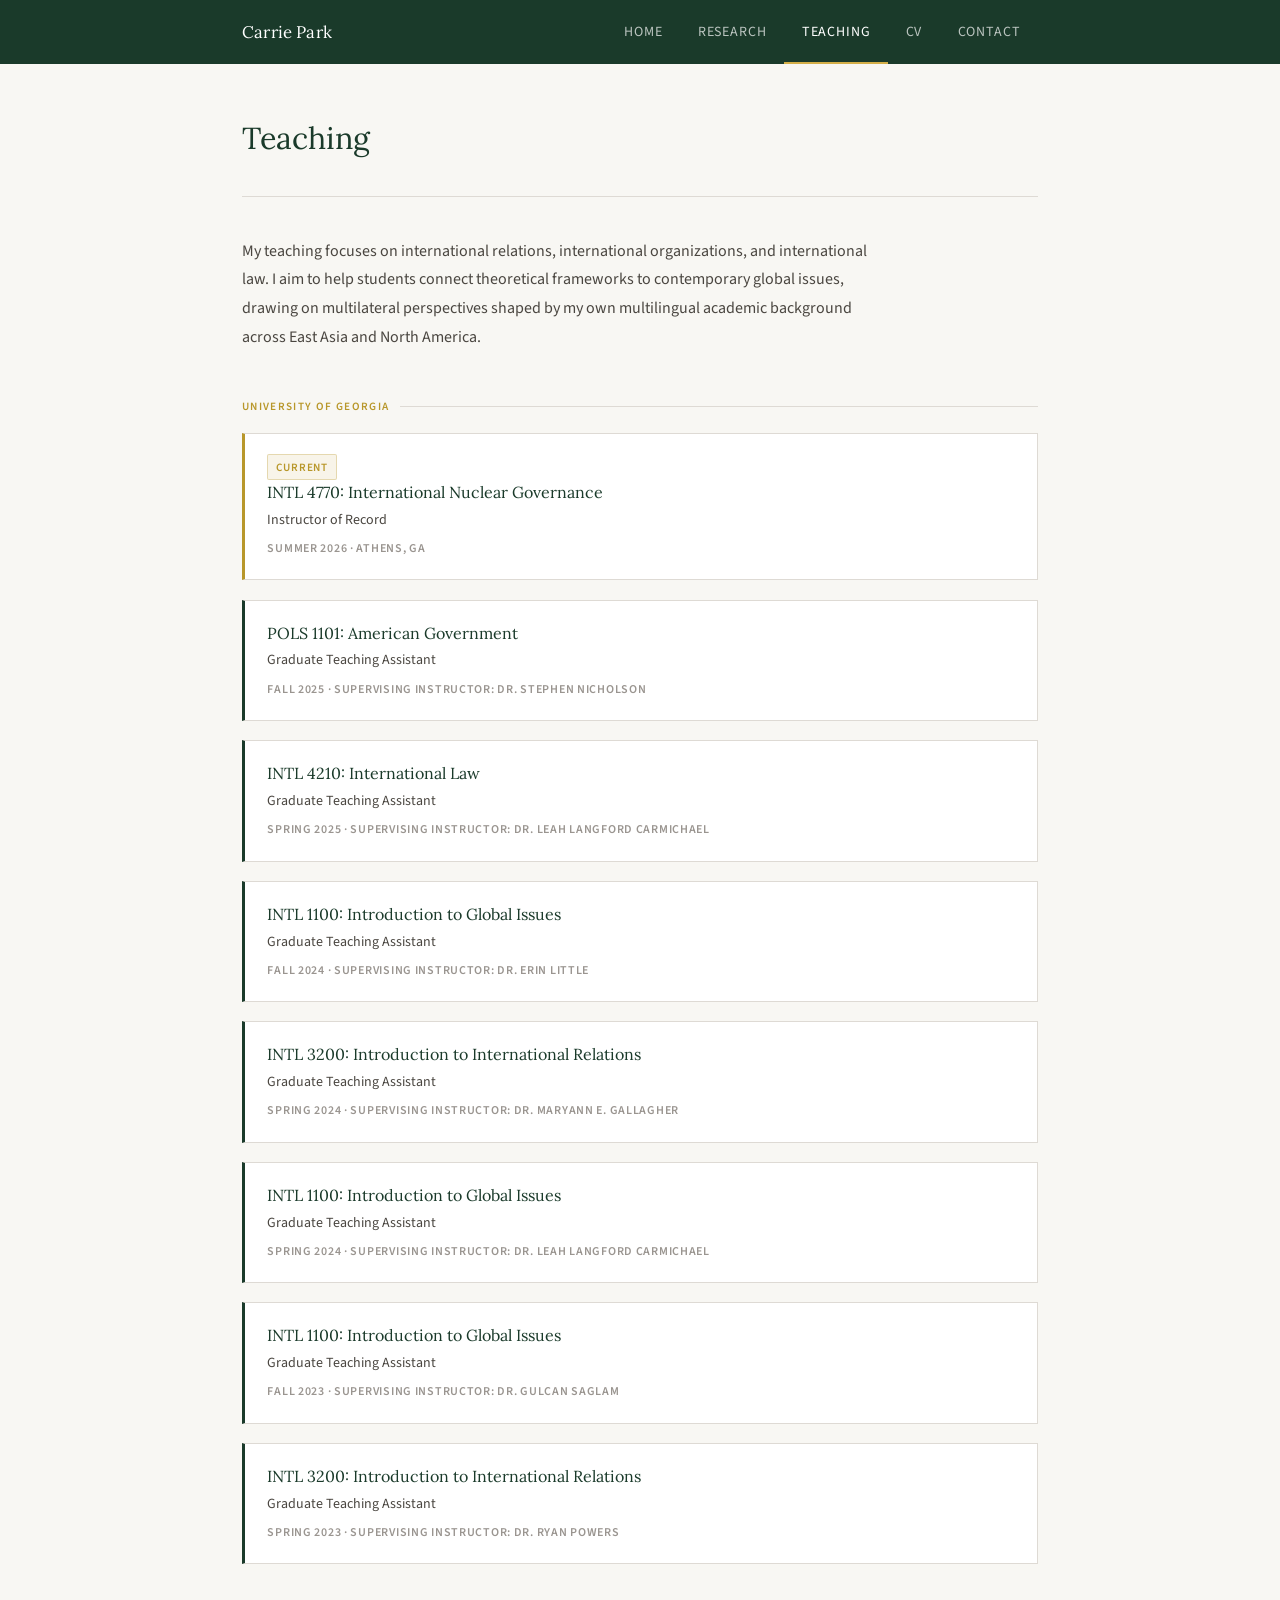
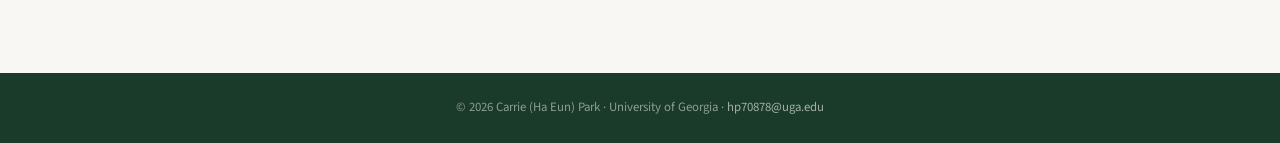
<file: teaching.html>
<!DOCTYPE html>
<html lang="en">
<head>
  <meta charset="UTF-8">
  <meta name="viewport" content="width=device-width, initial-scale=1.0">
  <title>Teaching | Carrie (Ha Eun) Park, University of Georgia</title>
  <meta name="description" content="Teaching by Carrie (Ha Eun) Park at the University of Georgia, including INTL 4770: International Nuclear Governance and courses in international relations, international law, and American government.">
  <meta name="author" content="Carrie (Ha Eun) Park">
  <link rel="canonical" href="https://carriehp.github.io/teaching.html">
  <meta property="og:title" content="Teaching | Carrie (Ha Eun) Park">
  <meta property="og:description" content="Courses taught by Carrie (Ha Eun) Park at the University of Georgia in international relations, international law, and nuclear governance.">
  <meta property="og:url" content="https://carriehp.github.io/teaching.html">
  <meta property="og:type" content="profile">
  <meta property="og:image" content="https://carriehp.github.io/images/Park_Headshot_2026.jpg">
  <link rel="icon" type="image/png" href="favicon.png">
  <link rel="stylesheet" href="styles.css">
</head>
<body>

<nav>
  <div class="nav-inner">
    <a href="index.html" class="nav-name">Carrie Park</a>
    <ul class="nav-links">
      <li><a href="index.html">Home</a></li>
      <li><a href="research.html">Research</a></li>
      <li><a href="teaching.html" class="active">Teaching</a></li>
      <li><a href="cv.html">CV</a></li>
      <li><a href="mailto:hp70878@uga.edu">Contact</a></li>
    </ul>
  </div>
</nav>

<main class="page">

  <div class="page-header">
    <h1>Teaching</h1>
  </div>

  <div class="section">
    <p style="font-size:1rem; color:var(--dark-gray); line-height:1.8; max-width:640px;">
      My teaching focuses on international relations, international organizations, and
      international law. I aim to help students connect theoretical frameworks to
      contemporary global issues, drawing on multilateral perspectives shaped by my
      own multilingual academic background across East Asia and North America.
    </p>
  </div>

  <!-- UGA -->
  <div class="section">
    <p class="section-label">University of Georgia</p>
    <div class="paper-list">

      <div class="paper-card pub">
        <div class="paper-meta">
          <span class="paper-badge">Current</span>
        </div>
        <p class="paper-title" style="font-style:normal;">INTL 4770: International Nuclear Governance</p>
        <p class="paper-authors">Instructor of Record</p>
        <div class="paper-meta">
          <span class="paper-status">Summer 2026 · Athens, GA</span>
        </div>
      </div>

      <div class="paper-card">
        <p class="paper-title" style="font-style:normal;">POLS 1101: American Government</p>
        <p class="paper-authors">Graduate Teaching Assistant</p>
        <div class="paper-meta">
          <span class="paper-status">Fall 2025 · Supervising instructor: Dr. Stephen Nicholson</span>
        </div>
      </div>

      <div class="paper-card">
        <p class="paper-title" style="font-style:normal;">INTL 4210: International Law</p>
        <p class="paper-authors">Graduate Teaching Assistant</p>
        <div class="paper-meta">
          <span class="paper-status">Spring 2025 · Supervising instructor: Dr. Leah Langford Carmichael</span>
        </div>
      </div>

      <div class="paper-card">
        <p class="paper-title" style="font-style:normal;">INTL 1100: Introduction to Global Issues</p>
        <p class="paper-authors">Graduate Teaching Assistant</p>
        <div class="paper-meta">
          <span class="paper-status">Fall 2024 · Supervising instructor: Dr. Erin Little</span>
        </div>
      </div>

      <div class="paper-card">
        <p class="paper-title" style="font-style:normal;">INTL 3200: Introduction to International Relations</p>
        <p class="paper-authors">Graduate Teaching Assistant</p>
        <div class="paper-meta">
          <span class="paper-status">Spring 2024 · Supervising instructor: Dr. Maryann E. Gallagher</span>
        </div>
      </div>

      <div class="paper-card">
        <p class="paper-title" style="font-style:normal;">INTL 1100: Introduction to Global Issues</p>
        <p class="paper-authors">Graduate Teaching Assistant</p>
        <div class="paper-meta">
          <span class="paper-status">Spring 2024 · Supervising instructor: Dr. Leah Langford Carmichael</span>
        </div>
      </div>

      <div class="paper-card">
        <p class="paper-title" style="font-style:normal;">INTL 1100: Introduction to Global Issues</p>
        <p class="paper-authors">Graduate Teaching Assistant</p>
        <div class="paper-meta">
          <span class="paper-status">Fall 2023 · Supervising instructor: Dr. Gulcan Saglam</span>
        </div>
      </div>

      <div class="paper-card">
        <p class="paper-title" style="font-style:normal;">INTL 3200: Introduction to International Relations</p>
        <p class="paper-authors">Graduate Teaching Assistant</p>
        <div class="paper-meta">
          <span class="paper-status">Spring 2023 · Supervising instructor: Dr. Ryan Powers</span>
        </div>
      </div>

    </div>
  </div>

</main>

<footer>
  <p>© 2026 Carrie (Ha Eun) Park · University of Georgia · <a href="mailto:hp70878@uga.edu">hp70878@uga.edu</a></p>
</footer>

</body>
</html>
</file>
<file: styles.css>
/* =========================================================
   Carrie (Ha Eun) Park — Academic Website
   ========================================================= */

@import url('https://fonts.googleapis.com/css2?family=Lora:ital,wght@0,400;0,500;1,400&family=Source+Sans+3:wght@300;400;500;600&display=swap');

:root {
  --forest:       #1a3a2a;
  --forest-light: #2c5440;
  --gold:         #b8972a;
  --gold-light:   #d4af48;
  --cream:        #f8f7f3;
  --warm-gray:    #f2efe9;
  --mid-gray:     #9a9590;
  --dark-gray:    #4a4640;
  --text:         #2a2520;
  --border:       #dedad4;
  --white:        #ffffff;

  --font-serif: 'Lora', Georgia, serif;
  --font-sans:  'Source Sans 3', 'Helvetica Neue', sans-serif;

  --max-width: 860px;
  --nav-height: 64px;
}

*, *::before, *::after { box-sizing: border-box; margin: 0; padding: 0; }
html { scroll-behavior: smooth; }

body {
  font-family: var(--font-sans);
  font-size: 16px;
  line-height: 1.7;
  color: var(--text);
  background: var(--cream);
}

/* ---- NAVIGATION ---- */
nav {
  position: sticky;
  top: 0;
  z-index: 100;
  background: var(--forest);
  height: var(--nav-height);
  display: flex;
  align-items: center;
}

.nav-inner {
  max-width: var(--max-width);
  margin: 0 auto;
  padding: 0 2rem;
  width: 100%;
  display: flex;
  align-items: center;
  justify-content: space-between;
}

.nav-name {
  font-family: var(--font-serif);
  font-size: 1.05rem;
  color: var(--white);
  text-decoration: none;
  letter-spacing: 0.01em;
}

.nav-links {
  list-style: none;
  display: flex;
  gap: 0;
}

.nav-links a {
  display: block;
  padding: 0 1.1rem;
  font-family: var(--font-sans);
  font-size: 0.875rem;
  font-weight: 400;
  letter-spacing: 0.06em;
  text-transform: uppercase;
  color: rgba(255,255,255,0.7);
  text-decoration: none;
  height: var(--nav-height);
  line-height: var(--nav-height);
  transition: color 0.2s;
  border-bottom: 2px solid transparent;
}

.nav-links a:hover,
.nav-links a.active {
  color: var(--white);
  border-bottom-color: var(--gold-light);
}

/* ---- PAGE WRAPPER ---- */
.page {
  max-width: var(--max-width);
  margin: 0 auto;
  padding: 3rem 2rem 4rem;
}

/* ---- HERO ---- */
.hero {
  display: grid;
  grid-template-columns: 1fr 210px;
  gap: 3rem;
  align-items: start;
  padding-bottom: 3rem;
  border-bottom: 1px solid var(--border);
  margin-bottom: 3rem;
}

.hero-name {
  font-family: var(--font-serif);
  font-size: 2.2rem;
  font-weight: 400;
  color: var(--forest);
  margin-bottom: 0.3rem;
  line-height: 1.2;
}

.hero-name-alt {
  font-family: var(--font-sans);
  font-size: 0.875rem;
  color: var(--mid-gray);
  margin-bottom: 1rem;
  font-style: italic;
}

.hero-title {
  font-size: 0.95rem;
  color: var(--mid-gray);
  font-weight: 400;
  line-height: 1.5;
  margin-bottom: 1.4rem;
}

.hero-bio {
  font-size: 1rem;
  color: var(--dark-gray);
  line-height: 1.8;
  margin-bottom: 1.6rem;
}

.hero-links {
  display: flex;
  flex-wrap: wrap;
  gap: 0.6rem;
}

.hero-link {
  display: inline-flex;
  align-items: center;
  gap: 0.4rem;
  font-size: 0.825rem;
  font-weight: 500;
  letter-spacing: 0.04em;
  text-transform: uppercase;
  color: var(--forest);
  border: 1.5px solid var(--forest);
  border-radius: 2px;
  padding: 0.45rem 0.9rem;
  text-decoration: none;
  transition: background 0.18s, color 0.18s;
}

.hero-link:hover {
  background: var(--forest);
  color: var(--white);
}

.hero-link svg {
  width: 14px;
  height: 14px;
  flex-shrink: 0;
}

.headshot {
  width: 100%;
  aspect-ratio: 3/4;
  object-fit: cover;
  object-position: top center;
  display: block;
  border: 3px solid var(--white);
  box-shadow: 0 4px 24px rgba(26,58,42,0.13);
}

/* ---- SECTION HEADINGS ---- */
.section { margin-bottom: 2.8rem; }

.section-label {
  font-family: var(--font-sans);
  font-size: 0.7rem;
  font-weight: 600;
  letter-spacing: 0.12em;
  text-transform: uppercase;
  color: var(--gold);
  margin-bottom: 1.1rem;
  display: flex;
  align-items: center;
  gap: 0.7rem;
}

.section-label::after {
  content: '';
  flex: 1;
  height: 1px;
  background: var(--border);
}

/* ---- TAGS ---- */
.tags { display: flex; flex-wrap: wrap; gap: 0.5rem; }

.tag {
  font-size: 0.825rem;
  color: var(--forest-light);
  background: var(--warm-gray);
  border: 1px solid var(--border);
  border-radius: 2px;
  padding: 0.3rem 0.75rem;
}

/* ---- PAPER CARDS ---- */
.paper-list {
  display: flex;
  flex-direction: column;
  gap: 1.2rem;
}

.paper-card {
  background: var(--white);
  border: 1px solid var(--border);
  border-left: 3px solid var(--forest);
  padding: 1.25rem 1.4rem;
  transition: border-left-color 0.2s;
}

.paper-card:hover { border-left-color: var(--gold); }

.paper-card.pub { border-left-color: var(--gold); }

.paper-title {
  font-family: var(--font-serif);
  font-style: italic;
  font-size: 1rem;
  color: var(--forest);
  margin-bottom: 0.3rem;
  line-height: 1.5;
}

.paper-title a {
  color: inherit;
  text-decoration: none;
}
.paper-title a:hover {
  text-decoration: underline;
  text-decoration-color: var(--gold);
}

.paper-authors {
  font-size: 0.875rem;
  color: var(--dark-gray);
  margin-bottom: 0.4rem;
}

.paper-meta {
  display: flex;
  align-items: center;
  gap: 0.6rem;
  flex-wrap: wrap;
}

.paper-status {
  font-size: 0.75rem;
  font-weight: 600;
  letter-spacing: 0.06em;
  text-transform: uppercase;
  color: var(--mid-gray);
}

.paper-badge {
  font-size: 0.7rem;
  font-weight: 600;
  letter-spacing: 0.07em;
  text-transform: uppercase;
  color: var(--gold);
  background: rgba(184,151,42,0.1);
  border: 1px solid rgba(184,151,42,0.3);
  padding: 0.15rem 0.5rem;
  border-radius: 2px;
}

.paper-abstract {
  font-size: 0.9rem;
  color: var(--dark-gray);
  line-height: 1.75;
  margin-top: 0.75rem;
  padding-top: 0.75rem;
  border-top: 1px solid var(--border);
}

.abstract-toggle {
  background: none;
  border: none;
  cursor: pointer;
  font-size: 0.78rem;
  font-weight: 600;
  letter-spacing: 0.05em;
  text-transform: uppercase;
  color: var(--forest-light);
  padding: 0;
  margin-top: 0.4rem;
  display: inline-flex;
  align-items: center;
  gap: 0.3rem;
  transition: color 0.15s;
}
.abstract-toggle:hover { color: var(--gold); }
.abstract-toggle .arrow { display: inline-block; transition: transform 0.2s; }
.abstract-toggle.open .arrow { transform: rotate(90deg); }
.paper-abstract-body { display: none; }
.paper-abstract-body.open { display: block; }

/* ---- PRESENTATIONS ---- */
.pres-list {
  list-style: none;
  display: flex;
  flex-direction: column;
  gap: 0.8rem;
}

.pres-item {
  padding-left: 1rem;
  border-left: 2px solid var(--border);
  font-size: 0.925rem;
  color: var(--dark-gray);
  line-height: 1.65;
}

.pres-item strong {
  color: var(--forest);
  font-weight: 500;
}

/* ---- TEACHING CARDS ---- */
.teaching-grid {
  display: grid;
  grid-template-columns: 1fr 1fr;
  gap: 1rem;
}

.teaching-card {
  background: var(--white);
  border: 1px solid var(--border);
  padding: 1.1rem 1.25rem;
}

.teaching-card.upcoming { border-top: 3px solid var(--gold); }

.teaching-course {
  font-family: var(--font-serif);
  font-size: 0.975rem;
  color: var(--forest);
  margin-bottom: 0.2rem;
}

.teaching-role {
  font-size: 0.875rem;
  color: var(--dark-gray);
  margin-bottom: 0.15rem;
}

.teaching-detail { font-size: 0.8rem; color: var(--mid-gray); }

.teaching-badge {
  display: inline-block;
  font-size: 0.68rem;
  font-weight: 600;
  letter-spacing: 0.08em;
  text-transform: uppercase;
  color: var(--gold);
  background: rgba(184,151,42,0.1);
  border: 1px solid rgba(184,151,42,0.3);
  padding: 0.1rem 0.45rem;
  border-radius: 2px;
  margin-bottom: 0.5rem;
}

/* ---- PAGE HEADER ---- */
.page-header {
  padding-bottom: 2rem;
  border-bottom: 1px solid var(--border);
  margin-bottom: 2.5rem;
}

.page-header h1 {
  font-family: var(--font-serif);
  font-size: 1.9rem;
  font-weight: 400;
  color: var(--forest);
}

/* ---- CV PAGE ---- */
.cv-download-bar {
  display: flex;
  align-items: center;
  justify-content: space-between;
  background: var(--forest);
  padding: 1rem 1.5rem;
  margin-bottom: 2.5rem;
}

.cv-download-bar p { color: rgba(255,255,255,0.75); font-size: 0.9rem; }

.cv-download-btn {
  display: inline-flex;
  align-items: center;
  gap: 0.5rem;
  font-size: 0.825rem;
  font-weight: 600;
  letter-spacing: 0.06em;
  text-transform: uppercase;
  color: var(--forest);
  background: var(--gold-light);
  padding: 0.55rem 1.1rem;
  text-decoration: none;
  border-radius: 2px;
  transition: background 0.15s;
  white-space: nowrap;
}
.cv-download-btn:hover { background: var(--gold); }

.cv-section { margin-bottom: 2.2rem; }

.cv-section-title {
  font-family: var(--font-sans);
  font-size: 0.7rem;
  font-weight: 600;
  letter-spacing: 0.12em;
  text-transform: uppercase;
  color: var(--gold);
  padding-bottom: 0.5rem;
  border-bottom: 1px solid var(--border);
  margin-bottom: 1rem;
}

.cv-entry {
  display: grid;
  grid-template-columns: 1fr auto;
  gap: 0.5rem 1.5rem;
  padding: 0.6rem 0;
  border-bottom: 1px solid var(--warm-gray);
  align-items: start;
}
.cv-entry:last-child { border-bottom: none; }

.cv-title { font-size: 0.95rem; font-weight: 500; color: var(--forest); }
.cv-subtitle { font-size: 0.875rem; color: var(--dark-gray); }
.cv-detail { font-size: 0.825rem; color: var(--mid-gray); }
.cv-date { font-size: 0.825rem; color: var(--mid-gray); white-space: nowrap; text-align: right; }

/* ---- FOOTER ---- */
footer {
  background: var(--forest);
  color: rgba(255,255,255,0.5);
  font-size: 0.8rem;
  padding: 1.5rem 2rem;
  text-align: center;
}
footer a { color: rgba(255,255,255,0.6); text-decoration: none; }
footer a:hover { color: var(--gold-light); }

/* ---- RESPONSIVE ---- */
@media (max-width: 680px) {
  .hero { grid-template-columns: 1fr; gap: 1.5rem; }
  .hero-image-col { display: flex; justify-content: center; order: -1; }
  .headshot { width: 160px; }
  .teaching-grid { grid-template-columns: 1fr; }
  .nav-links a { padding: 0 0.65rem; font-size: 0.78rem; }
  .page { padding: 2rem 1.25rem 3rem; }
  .cv-download-bar { flex-direction: column; gap: 1rem; text-align: center; }
}
</file>
